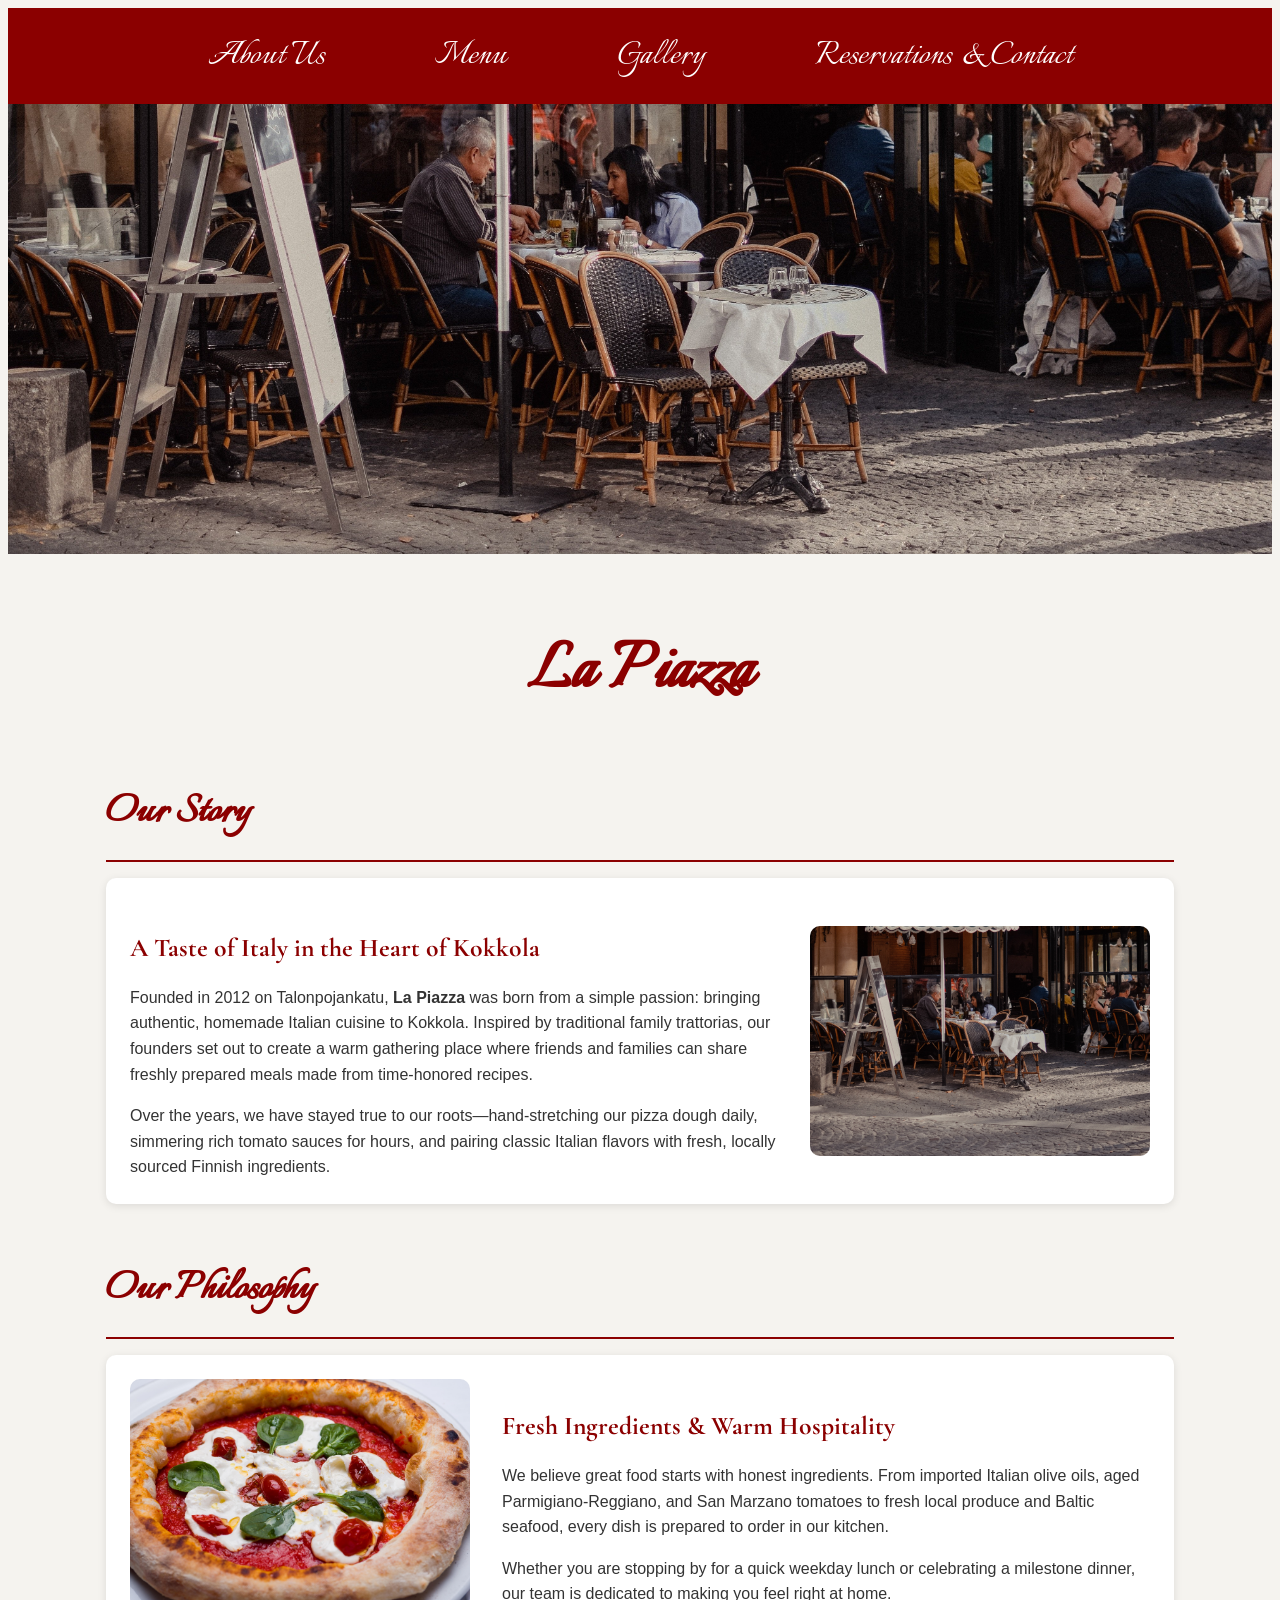
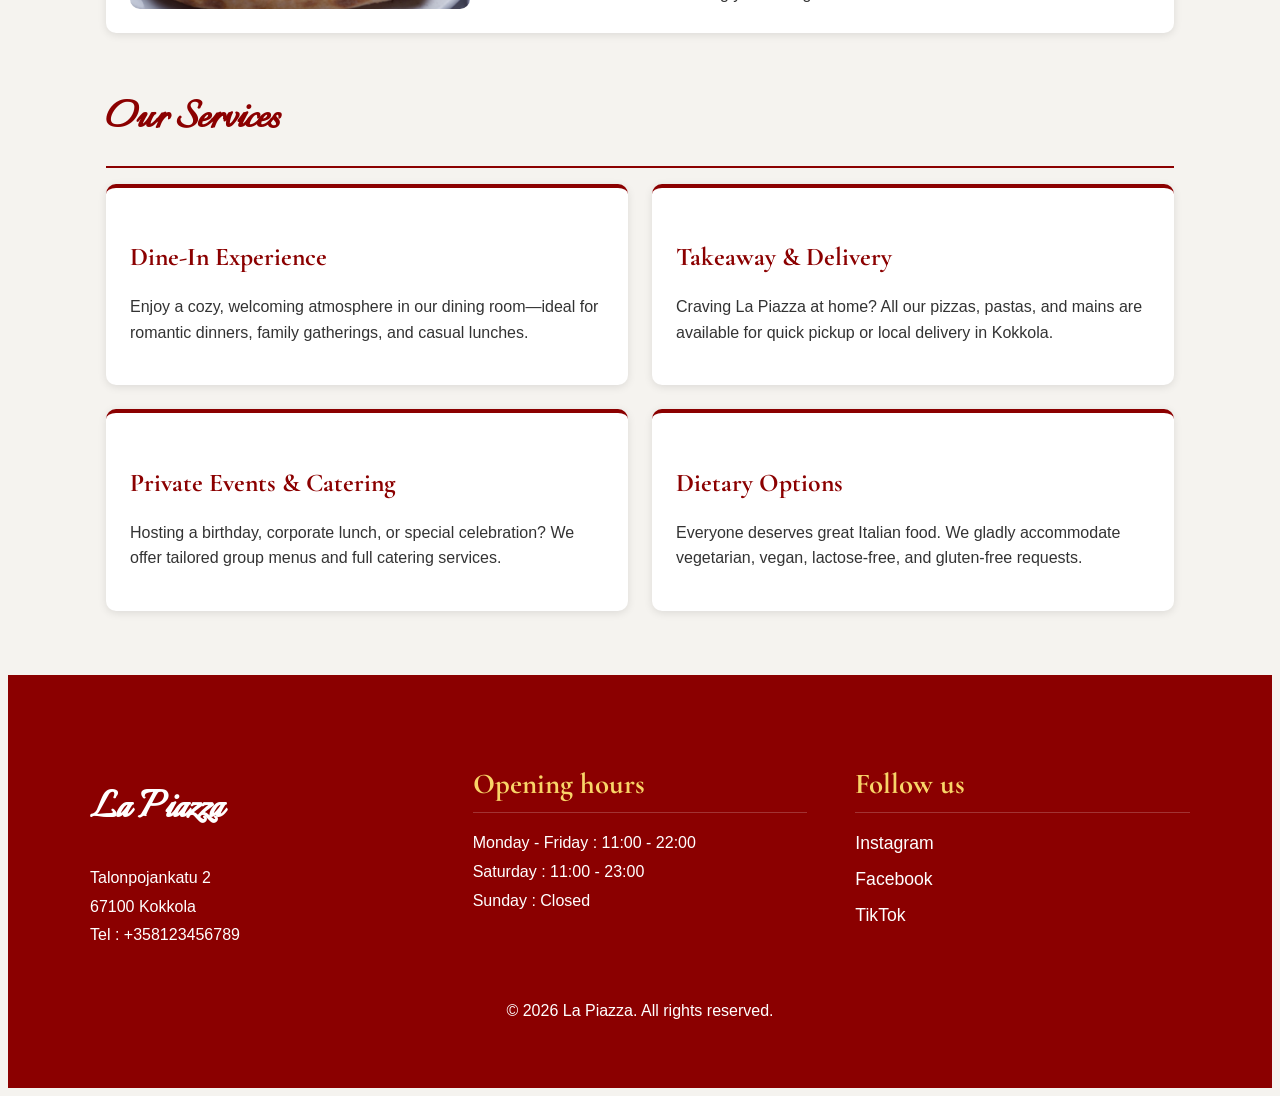
<file: index.html>
<!DOCTYPE html>
<html lang="en">

<head>
    <meta charset="UTF-8">
    <meta name="viewport" content="width=device-width, initial-scale=1.0">
    <title>La Piazza</title>
    <link rel="stylesheet" href="style.css">
</head>

<body>

    <header>

        <nav>
            <a href="index.html" class="btn">About Us</a>
            <a href="menu.html" class="btn">Menu</a>
            <a href="gallery.html" class="btn">Gallery</a>
            <a href="contact.html" class="btn">Reservations & Contact</a>
        </nav>

        <div class=" hero hero-about"></div>

    </header>

    <main>

        <h1>La Piazza</h1>

        <section class="about-section">
            <h2>Our Story</h2>
            <div class="about-card">
                <div class="about-text">
                    <h3>A Taste of Italy in the Heart of Kokkola</h3>
                    <p>
                        Founded in 2012 on Talonpojankatu, <strong>La Piazza</strong> was born from a simple passion: bringing authentic, homemade Italian cuisine to Kokkola. Inspired by traditional family trattorias, our founders set out to create a warm gathering place where friends and families can share freshly prepared meals made from time-honored recipes.
                    </p>
                    <p>
                        Over the years, we have stayed true to our roots—hand-stretching our pizza dough daily, simmering rich tomato sauces for hours, and pairing classic Italian flavors with fresh, locally sourced Finnish ingredients.
                    </p>
                </div>
                <img src="photos/Software Engineering/Home.jpg" alt="Inside La Piazza Restaurant">
            </div>
        </section>

        <section class="about-section">
            <h2>Our Philosophy</h2>
            <div class="about-card reverse">
                <div class="about-text">
                    <h3>Fresh Ingredients &amp; Warm Hospitality</h3>
                    <p>
                        We believe great food starts with honest ingredients. From imported Italian olive oils, aged Parmigiano-Reggiano, and San Marzano tomatoes to fresh local produce and Baltic seafood, every dish is prepared to order in our kitchen.
                    </p>
                    <p>
                        Whether you are stopping by for a quick weekday lunch or celebrating a milestone dinner, our team is dedicated to making you feel right at home.
                    </p>
                </div>
                <img src="photos/Software Engineering/PizzaMargherita.jpg" alt="Freshly baked Italian pizza">
            </div>
        </section>

        <section class="about-section">
            <h2>Our Services</h2>
            <div class="services-grid">
                <article class="service-card">
                    <h3>Dine-In Experience</h3>
                    <p>
                        Enjoy a cozy, welcoming atmosphere in our dining room—ideal for romantic dinners, family gatherings, and casual lunches.
                    </p>
                </article>

                <article class="service-card">
                    <h3>Takeaway &amp; Delivery</h3>
                    <p>
                        Craving La Piazza at home? All our pizzas, pastas, and mains are available for quick pickup or local delivery in Kokkola.
                    </p>
                </article>

                <article class="service-card">
                    <h3>Private Events &amp; Catering</h3>
                    <p>
                        Hosting a birthday, corporate lunch, or special celebration? We offer tailored group menus and full catering services.
                    </p>
                </article>

                <article class="service-card">
                    <h3>Dietary Options</h3>
                    <p>
                        Everyone deserves great Italian food. We gladly accommodate vegetarian, vegan, lactose-free, and gluten-free requests.
                    </p>
                </article>
            </div>
        </section>
    </main>


    <footer>
        <div class="footer-container">
            
            <div class="footer-section">
                <h3>La Piazza</h3>
                <p>
                    Talonpojankatu 2<br>
                    67100 Kokkola<br>
                    Tel : <a href="tel:+358123456789">+358123456789</a>
                </p>
            </div>

            <div class="footer-section">
                <h4>Opening hours</h4>
                <ul>
                    <li>Monday - Friday : 11:00 - 22:00</li>
                    <li>Saturday : 11:00 - 23:00</li>
                    <li>Sunday : Closed</li>
                </ul>
            </div>

            <div class="footer-section">
                <h4>Follow us</h4>
                <div class="social-links">
                    <a href="https://instagram.com" target="_blank" rel="noopener noreferrer">Instagram</a>
                    <a href="https://facebook.com" target="_blank" rel="noopener noreferrer">Facebook</a>
                    <a href="https://tiktok.com" target="_blank" rel="noopener noreferrer">TikTok</a>
                </div>
            </div>

        </div>

        <p class="copyright">© 2026 La Piazza. All rights reserved.</p>
    </footer>

</body>

</html>
</file>
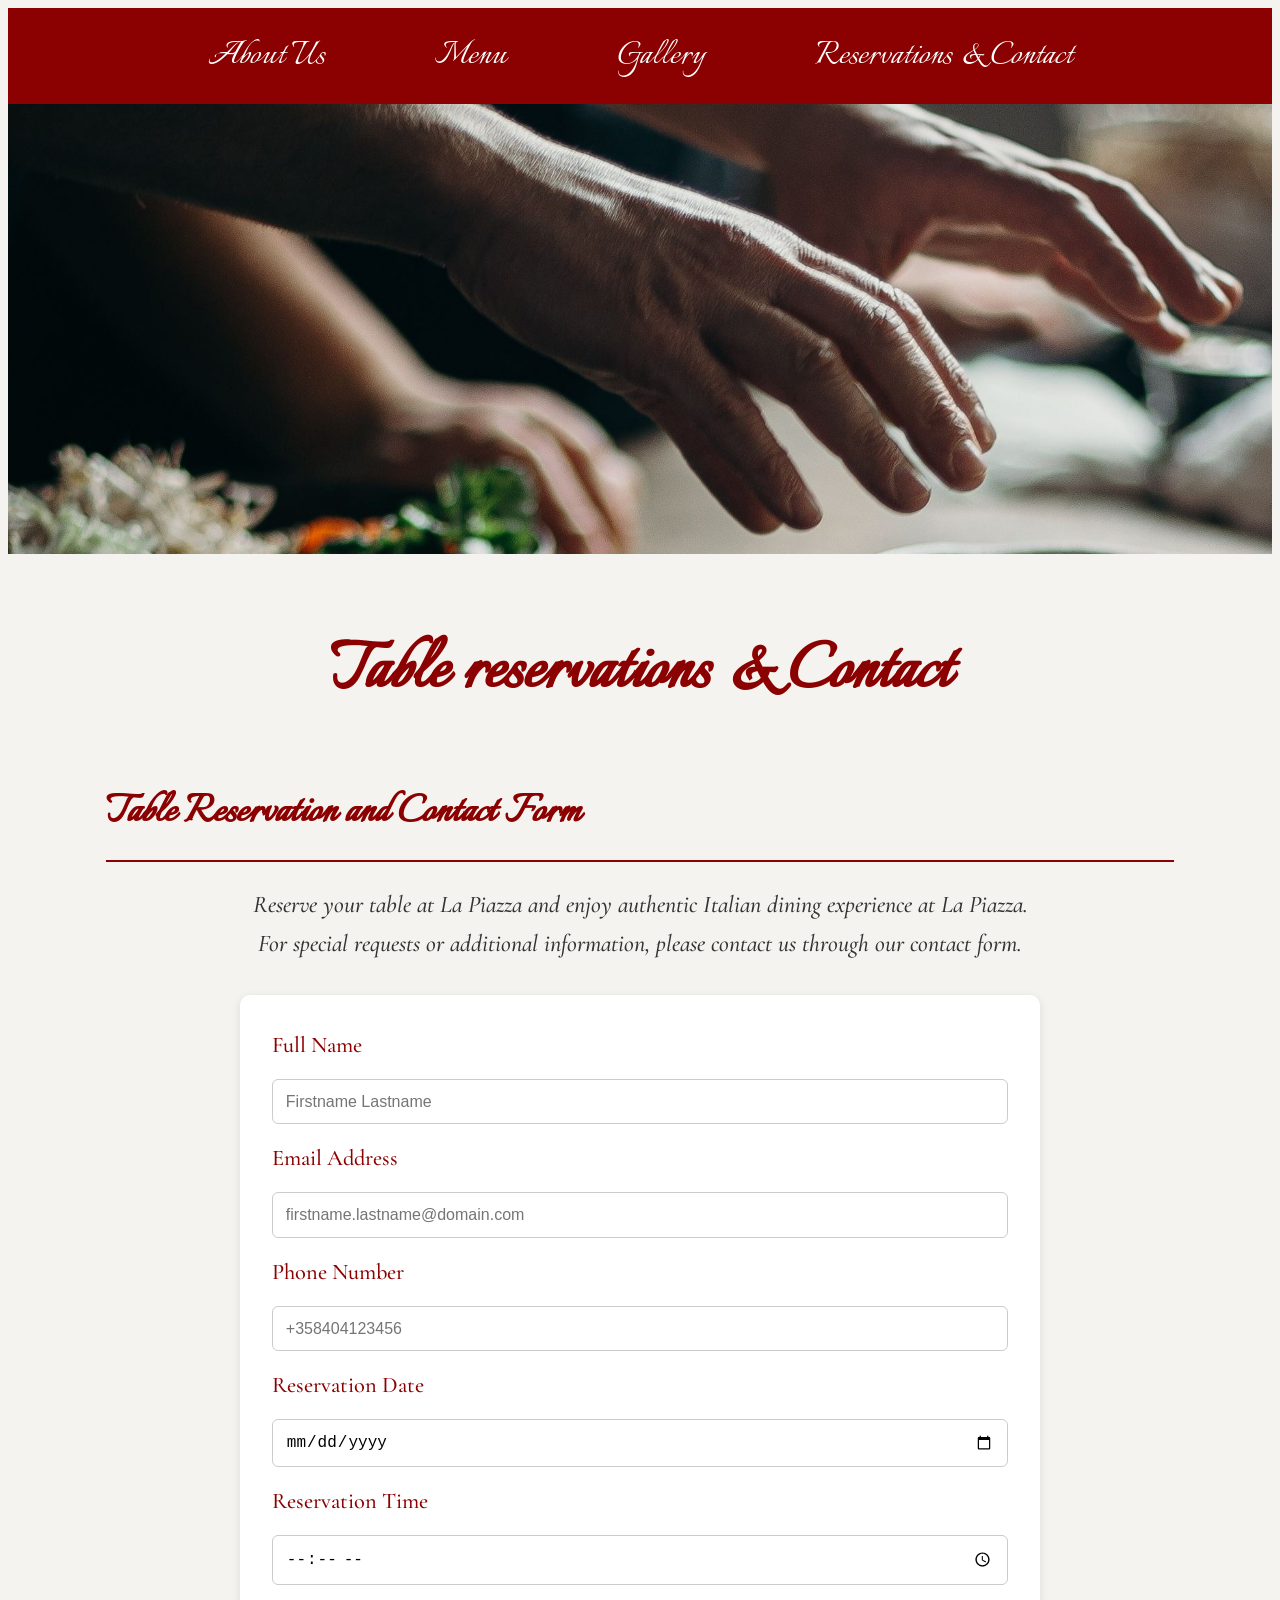
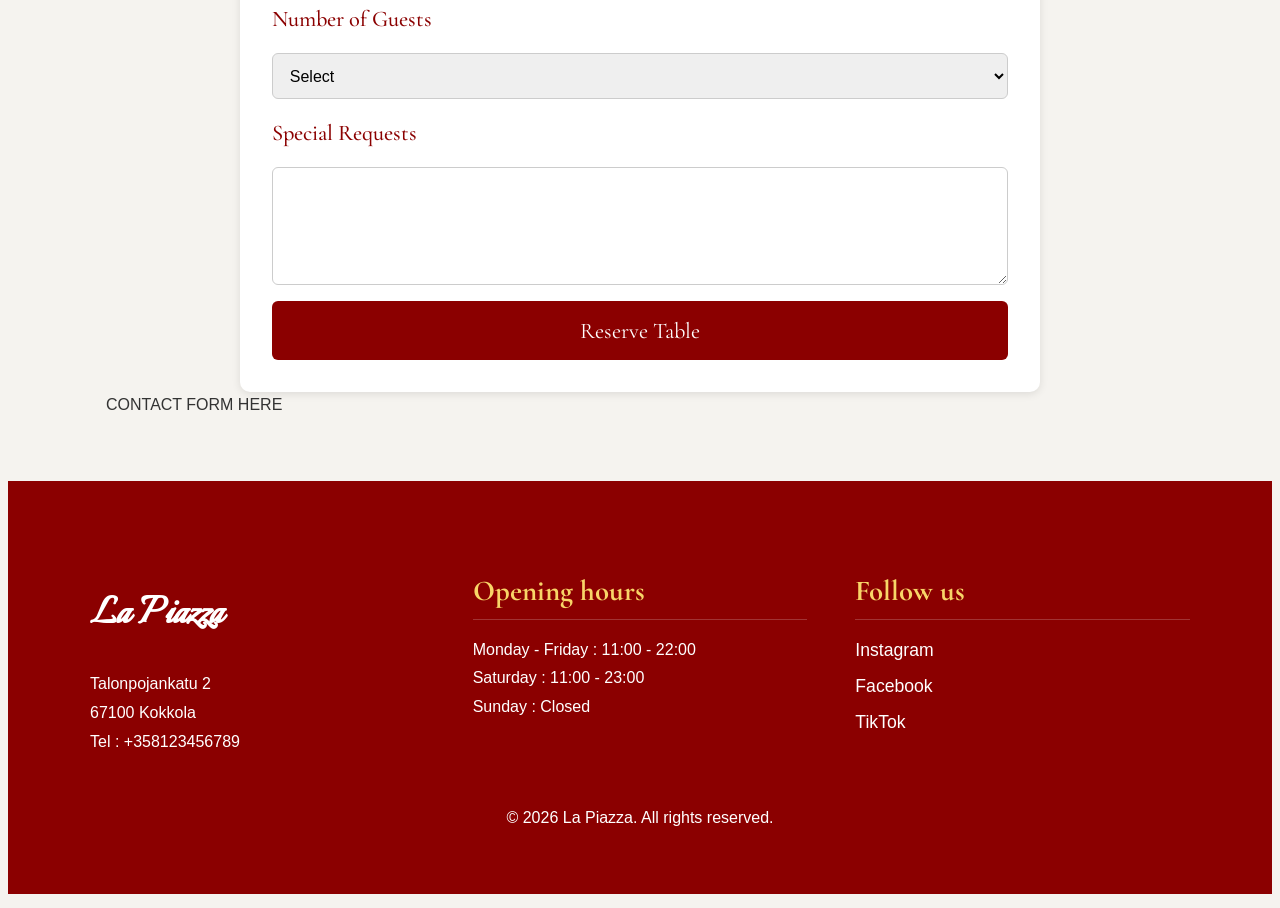
<file: contact.html>
<!DOCTYPE html>
<html lang="en">

<head>
    <meta charset="UTF-8">
    <meta name="viewport" content="width=device-width, initial-scale=1.0">
    <title> Reservations & Contact</title>
    <link rel="stylesheet" href="style.css">
</head>

<body>

    <header>

        <nav>
            <a href="index.html" class="btn">About Us</a>
            <a href="menu.html" class="btn">Menu</a>
            <a href="gallery.html" class="btn">Gallery</a>
            <a href="contact.html" class="btn"> Reservations & Contact</a>
        </nav>

        <div class=" hero hero-contact"></div>

    </header>

    <main>

        <h1>Table reservations & Contact</h1>

        <h2>Table Reservation and Contact Form</h2>

        <section class="reservation-intro">
            <p>
                Reserve your table at La Piazza and enjoy authentic Italian dining experience at La Piazza.
                For special requests or additional information, please contact us through our contact form.
            </p>
        </section>

        <section class="reservation-section">

            <form class="reservation-form">

                <label for="name">Full Name</label>
                <input type="text" id="name" placeholder="Firstname Lastname" required>

                <label for="email">Email Address</label>
                <input type="email" id="email" placeholder="firstname.lastname@domain.com">

                <label for="phone">Phone Number</label>
                <input type="tel" id="phone" placeholder="+358404123456">

                <label for="date">Reservation Date</label>
                <input type="date" id="date" required>

                <label for="time">Reservation Time</label>
                <input type="time" id="time" required>

                <label for="guests">Number of Guests</label>
                <select id="guests" required>
                    <option value="">Select</option>
                    <option>1</option>
                    <option>2</option>
                    <option>3</option>
                    <option>4</option>
                    <option>5</option>
                    <option>6+</option>
                </select>

                <label for="message">Special Requests</label>
                <textarea id="message" rows="5"></textarea>

                <button type="submit">
                    Reserve Table
                </button>

            </form>

        </section>

        CONTACT FORM HERE

    </main>

    <footer>
        <div class="footer-container">

            <div class="footer-section">
                <h3>La Piazza</h3>
                <p>
                    Talonpojankatu 2<br>
                    67100 Kokkola<br>
                    Tel : <a href="tel:+358123456789">+358123456789</a>
                </p>
            </div>

            <div class="footer-section">
                <h4>Opening hours</h4>
                <ul>
                    <li>Monday - Friday : 11:00 - 22:00</li>
                    <li>Saturday : 11:00 - 23:00</li>
                    <li>Sunday : Closed</li>
                </ul>
            </div>

            <div class="footer-section">
                <h4>Follow us</h4>
                <div class="social-links">
                    <a href="https://instagram.com" target="_blank" rel="noopener noreferrer">Instagram</a>
                    <a href="https://facebook.com" target="_blank" rel="noopener noreferrer">Facebook</a>
                    <a href="https://tiktok.com" target="_blank" rel="noopener noreferrer">TikTok</a>
                </div>
            </div>

        </div>

        <p class="copyright">© 2026 La Piazza. All rights reserved.</p>
    </footer>

</body>

</html>
</file>
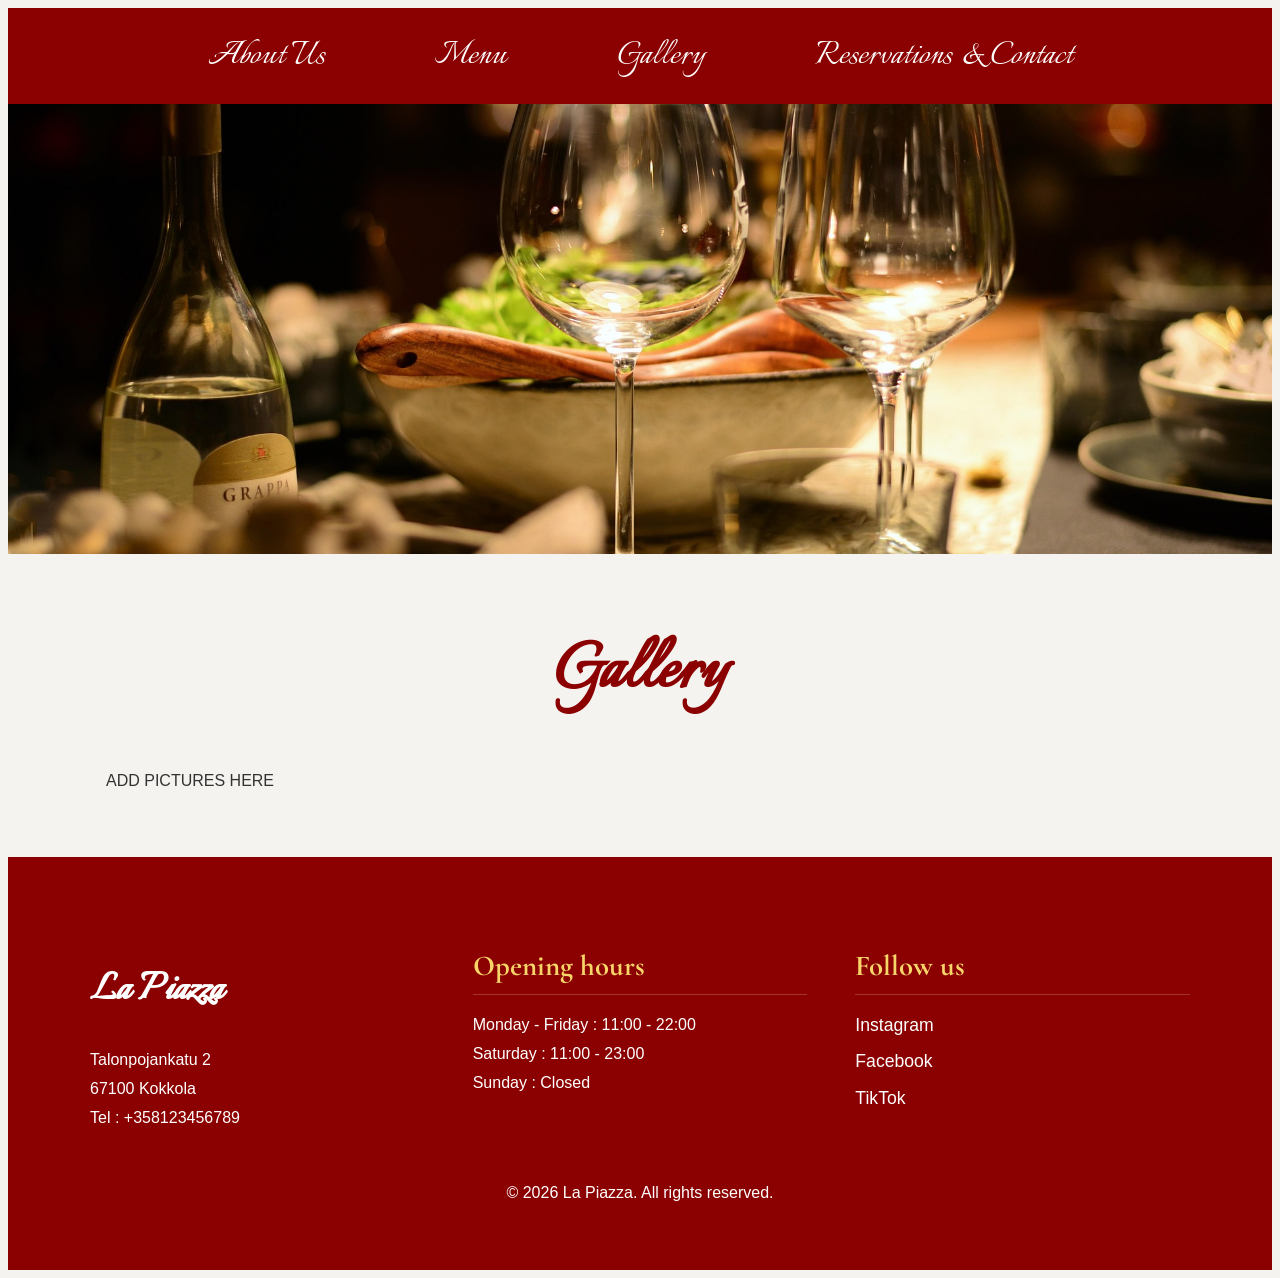
<file: gallery.html>
<!DOCTYPE html>
<html lang="en">

<head>
    <meta charset="UTF-8">
    <meta name="viewport" content="width=device-width, initial-scale=1.0">
    <title>La Piazza - Gallery</title>
    <link rel="stylesheet" href="style.css">
</head>

<body>

    <header>
        <nav>
            <a href="index.html" class="btn">About Us</a>
            <a href="menu.html" class="btn">Menu</a>
            <a href="gallery.html" class="btn">Gallery</a>
            <a href="contact.html" class="btn">Reservations & Contact</a>
        </nav>

        <div class="hero hero-gallery"></div>
    </header>

    <main>


        <h1>Gallery</h1>
        <p>ADD PICTURES HERE</p>


    </main>


    <footer>
        <div class="footer-container">
            <div class="footer-section">
                <h3>La Piazza</h3>
                <p>
                    Talonpojankatu 2<br>
                    67100 Kokkola<br>
                    Tel : <a href="tel:+358123456789">+358123456789</a>
                </p>
            </div>

            <div class="footer-section">
                <h4>Opening hours</h4>
                <ul>
                    <li>Monday - Friday : 11:00 - 22:00</li>
                    <li>Saturday : 11:00 - 23:00</li>
                    <li>Sunday : Closed</li>
                </ul>
            </div>

            <div class="footer-section">
                <h4>Follow us</h4>
                <div class="social-links">
                    <a href="https://instagram.com" target="_blank" rel="noopener noreferrer">Instagram</a>
                    <a href="https://facebook.com" target="_blank" rel="noopener noreferrer">Facebook</a>
                    <a href="https://tiktok.com" target="_blank" rel="noopener noreferrer">TikTok</a>
                </div>
            </div>
        </div>

        <p class="copyright">© 2026 La Piazza. All rights reserved.</p>
    </footer>

</body>

</html>
</file>
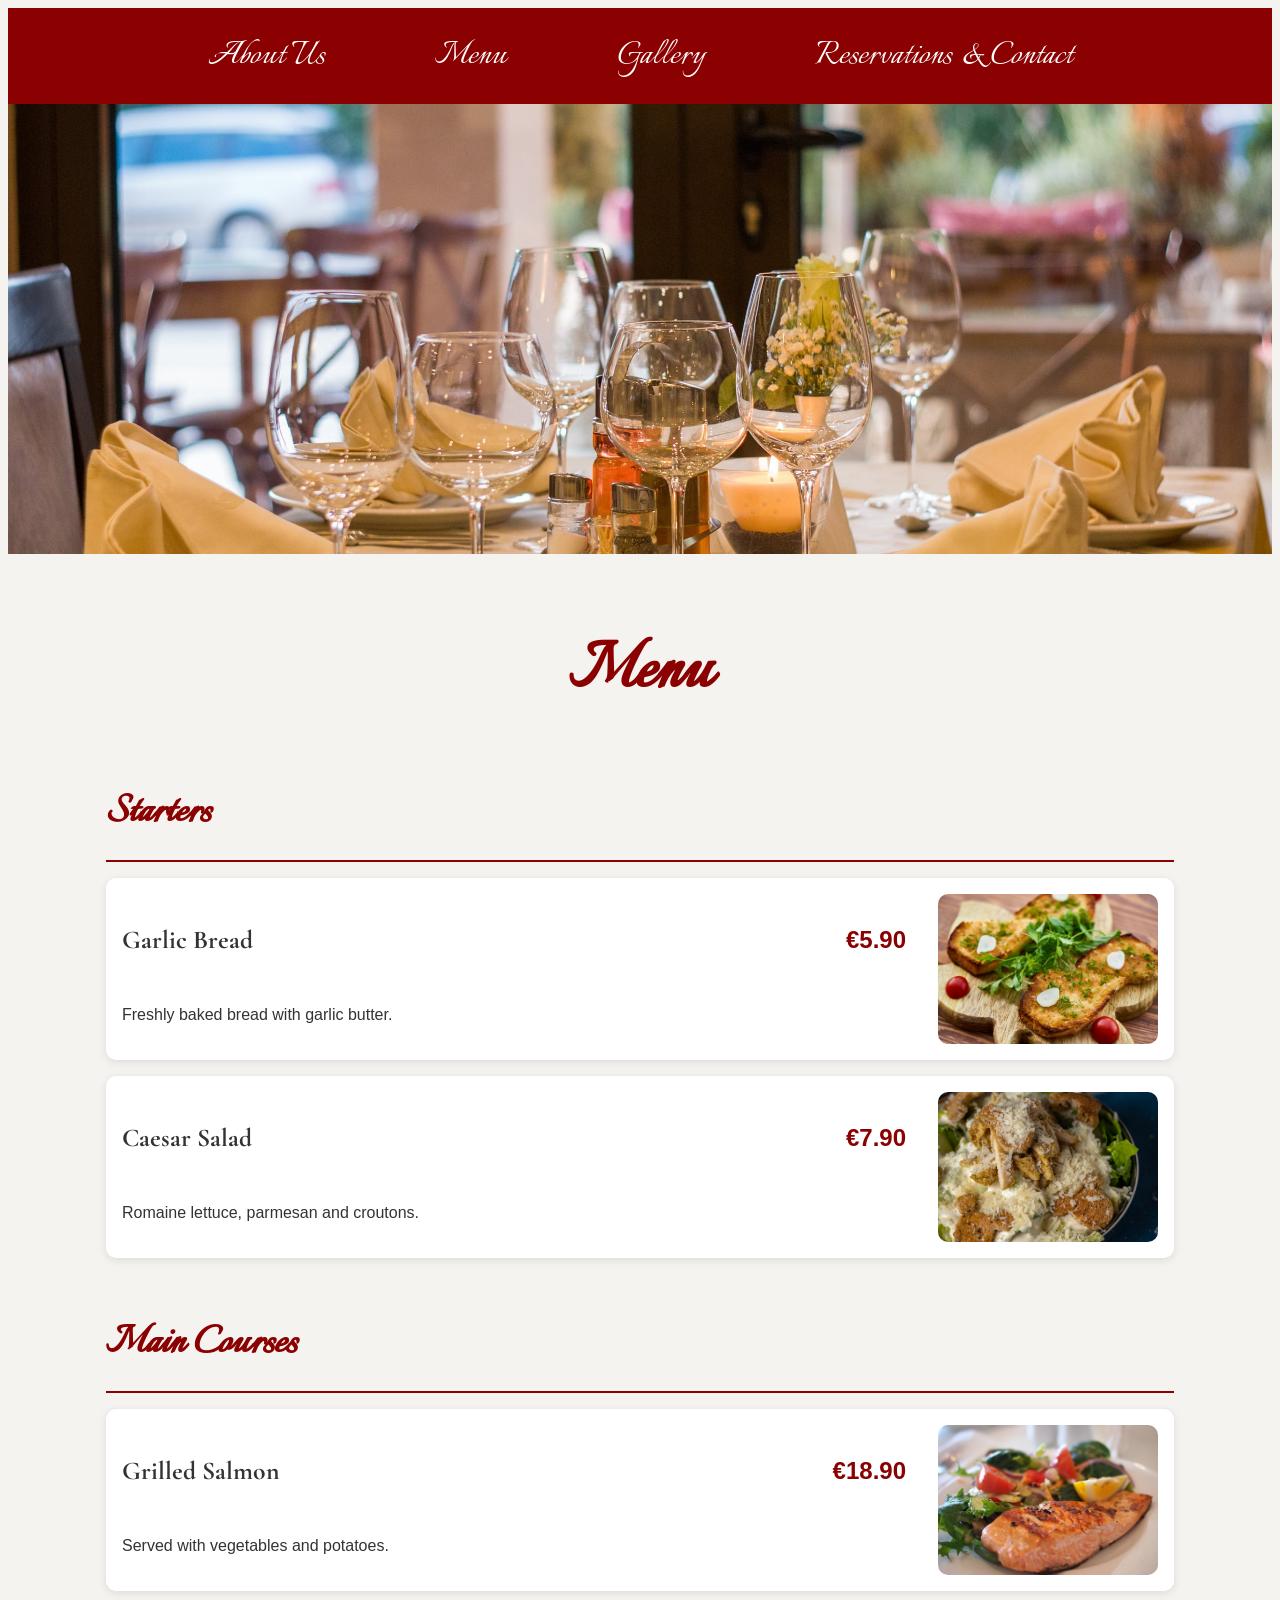
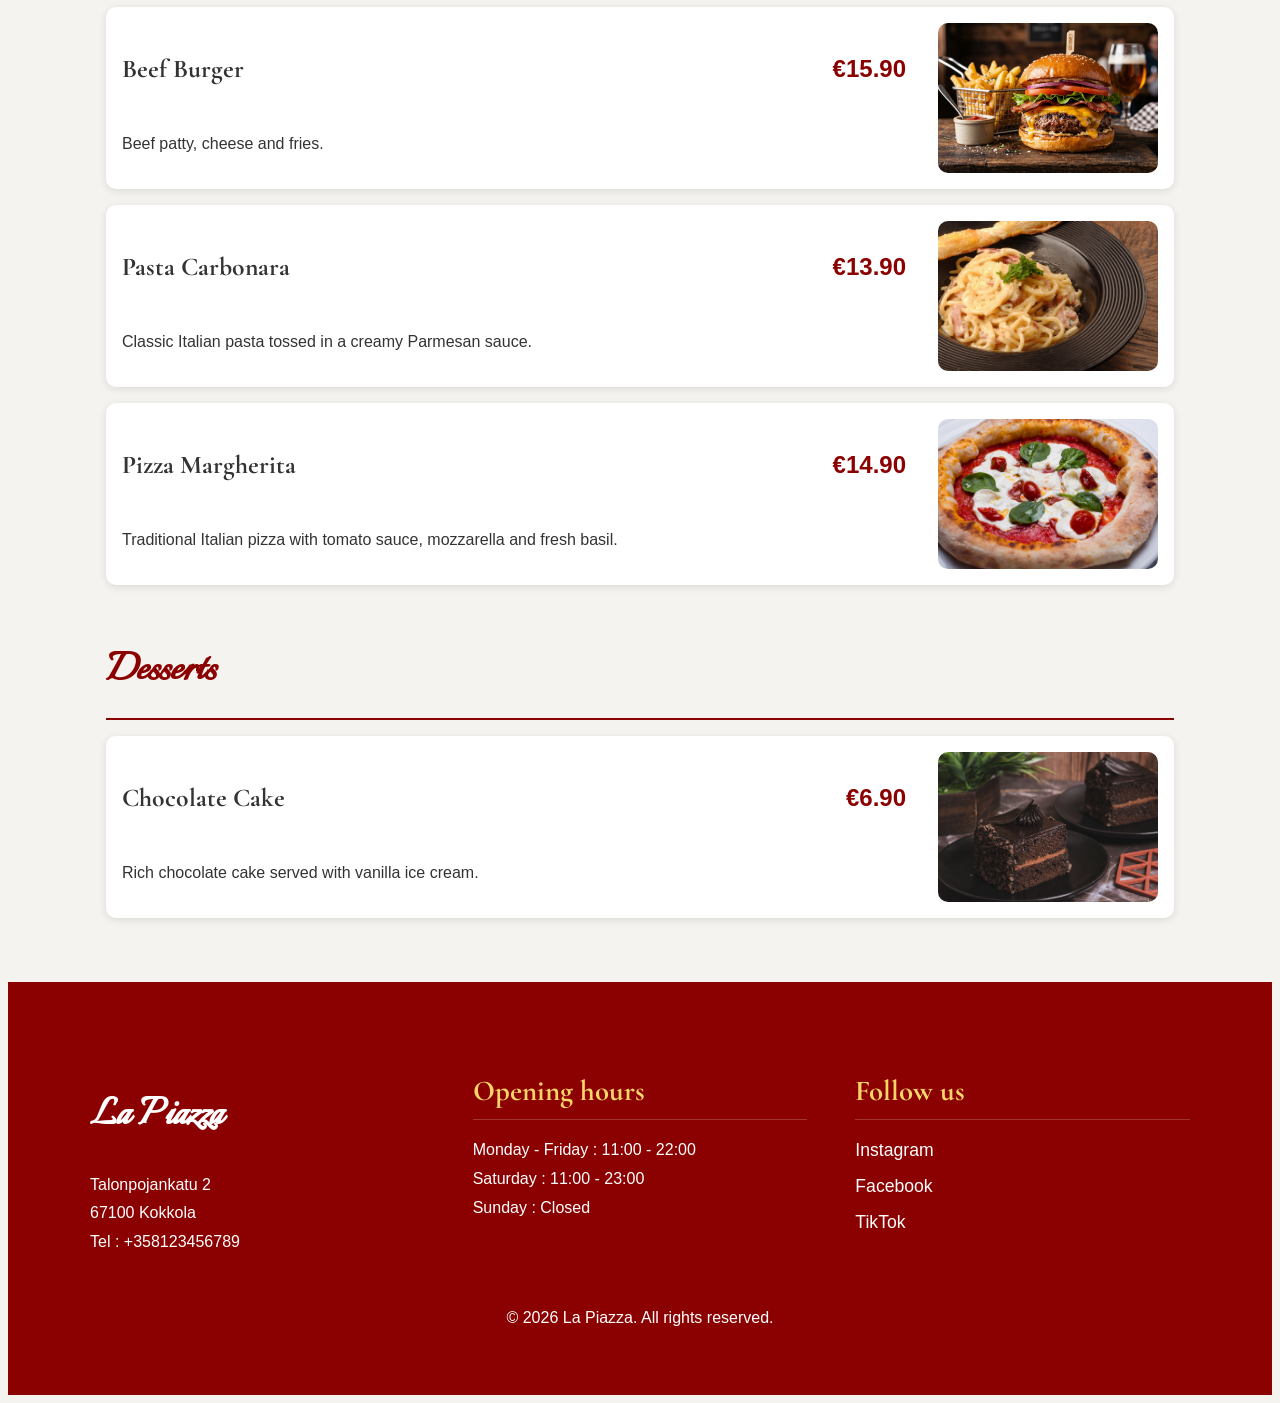
<file: menu.html>
<!DOCTYPE html>
<html lang="en">

<head>
    <meta charset="UTF-8">
    <meta name="viewport" content="width=device-width, initial-scale=1.0">
    <title>La Piazza - Menu</title>
    <link rel="stylesheet" href="style.css">
</head>

<body>

    <header>

        <nav>
            <a href="index.html" class="btn">About Us</a>
            <a href="menu.html" class="btn">Menu</a>
            <a href="gallery.html" class="btn">Gallery</a>
            <a href="contact.html" class="btn">Reservations & Contact</a>
        </nav>

        <div class="hero hero-menu"></div>

    </header>

    <main>

        <h1>Menu</h1>

        <section class="menu-category">

            <h2>Starters</h2>

            <article class="menu-item">

                <div class="menu-content">

                    <div class="menu-header">
                        <h3>Garlic Bread</h3>
                        <p class="price">€5.90</p>
                    </div>

                    <p class="description">
                        Freshly baked bread with garlic butter.
                    </p>

                </div>

                <img src="photos/Software Engineering/GarlicBread.jpg" alt="Garlic Bread">

            </article>

            <article class="menu-item">

                <div class="menu-content">

                    <div class="menu-header">
                        <h3>Caesar Salad</h3>
                        <p class="price">€7.90</p>
                    </div>

                    <p class="description">
                        Romaine lettuce, parmesan and croutons.
                    </p>

                </div>

                <img src="photos/Software Engineering/CaesarSalad.jpg" alt="Caesar Salad">

            </article>

        </section>

        <section class="menu-category">

            <h2>Main Courses</h2>

            <article class="menu-item">

                <div class="menu-content">

                    <div class="menu-header">
                        <h3>Grilled Salmon</h3>
                        <p class="price">€18.90</p>
                    </div>

                    <p class="description">
                        Served with vegetables and potatoes.
                    </p>

                </div>

                <img src="photos/Software Engineering/GrilledSalmon.jpg" alt="Grilled Salmon">

            </article>

            <article class="menu-item">

                <div class="menu-content">

                    <div class="menu-header">
                        <h3>Beef Burger</h3>
                        <p class="price">€15.90</p>
                    </div>

                    <p class="description">
                        Beef patty, cheese and fries.
                    </p>

                </div>

                <img src="photos/Software Engineering/BeefBurger.png" alt="Beef Burger">

            </article>

            <article class="menu-item">

                <div class="menu-content">

                    <div class="menu-header">
                        <h3>Pasta Carbonara</h3>
                        <p class="price">€13.90</p>
                    </div>

                    <p class="description">
                        Classic Italian pasta tossed in a creamy Parmesan sauce.
                    </p>

                </div>

                <img src="photos/Software Engineering/PastaCarbonara.jpg" alt="Pasta Carbonara">

            </article>

            <article class="menu-item">

                <div class="menu-content">

                    <div class="menu-header">
                        <h3>Pizza Margherita</h3>
                        <p class="price">€14.90</p>
                    </div>

                    <p class="description">
                        Traditional Italian pizza with tomato sauce, mozzarella and fresh basil.
                    </p>

                </div>

                <img src="photos/Software Engineering/PizzaMargherita.jpg" alt="Pizza Margherita">

            </article>

        </section>

        <section class="menu-category">

            <h2>Desserts</h2>

            <article class="menu-item">

                <div class="menu-content">

                    <div class="menu-header">
                        <h3>Chocolate Cake</h3>
                        <p class="price">€6.90</p>
                    </div>

                    <p class="description">
                        Rich chocolate cake served with vanilla ice cream.
                    </p>

                </div>

                <img src="photos/Software Engineering/ChocolateCake.jpg" alt="Chocolate Cake">

            </article>

        </section>

    </main>

    <footer>
        <div class="footer-container">

            <div class="footer-section">
                <h3>La Piazza</h3>
                <p>
                    Talonpojankatu 2<br>
                    67100 Kokkola<br>
                    Tel : <a href="tel:+358123456789">+358123456789</a>
                </p>
            </div>

            <div class="footer-section">
                <h4>Opening hours</h4>
                <ul>
                    <li>Monday - Friday : 11:00 - 22:00</li>
                    <li>Saturday : 11:00 - 23:00</li>
                    <li>Sunday : Closed</li>
                </ul>
            </div>

            <div class="footer-section">
                <h4>Follow us</h4>
                <div class="social-links">
                    <a href="https://instagram.com" target="_blank" rel="noopener noreferrer">Instagram</a>
                    <a href="https://facebook.com" target="_blank" rel="noopener noreferrer">Facebook</a>
                    <a href="https://tiktok.com" target="_blank" rel="noopener noreferrer">TikTok</a>
                </div>
            </div>

        </div>

        <p class="copyright">© 2026 La Piazza. All rights reserved.</p>
    </footer>

</body>

</html>
</file>
<file: style.css>
@import url('https://fonts.googleapis.com/css2?family=Italianno&display=swap');
@import url('https://fonts.googleapis.com/css2?family=Cormorant+Garamond:wght@400;500&display=swap');

* {
    box-sizing: border-box;
}

body {
    font-family: Arial, sans-serif;
    background-color: #f5f3ef;
    color: #333;
    line-height: 1.6;
}

/* NAVIGATION */

nav {
    position: sticky;
    top: 0;
    display: flex;
    justify-content: center;
    gap: 110px;
    align-items: center;
    background-color: #8b0000;
    padding: 1rem;
}

nav a {
    text-decoration: none;
    color: white;
    font-family: "Italianno", cursive;
    font-size: 2.5rem;
}

nav a:hover {
    color: #f8d568;
}

/* HERO BANNER */

.hero {
    height: 450px;
    background-size: cover;
    background-position: center;
}

 .hero-menu {
    background-image: url(photos/Software\ Engineering/Menu.jpg);
 }

 .hero-contact {
    background-image: url(photos/Software\ Engineering/Contact.jpg);
 }

 .hero-about {
    background-image: url(photos/Software\ Engineering/Home.jpg);
}

.hero-gallery {
    background-image: url(photos/Software\ Engineering/Gallery.jpg);
}


/* MAIN CONTENT */

main {
    max-width: 1100px;
    margin: 2rem auto;
    padding: 0 1rem;
}

h1 {
    font-family: "Italianno", cursive;
    text-align: center;
    font-size: 5rem;
    color: #8b0000;
    margin-bottom: 2rem;
}

h2 {
    font-family: "Italianno", cursive;
    font-size: 3rem;
    color: #8b0000;
    margin-bottom: 1rem;
    border-bottom: 2px solid #8b0000;
    padding-bottom: 0.5rem;
}

h3 {
    font-family: "Cormorant Garamond", serif;
    font-size: 1.6rem;
}

/* MENU */

.menu-category {
    margin-bottom: 3rem;
}

.menu-content {
    flex: 1;
}

.menu-header {
    display: flex;
    justify-content: space-between;
    align-items: center;
    margin-bottom: .5rem;
}

.menu-item {
    display: flex;
    justify-content: space-between;
    align-items: center;
    gap: 2rem;
    background-color: white;
    padding: 1rem;
    border-radius: 10px;
    margin-bottom: 1rem;
    box-shadow: 0 2px 8px rgba(0, 0, 0, 0.1);
}

.menu-item:hover {
    transform: translateY(-2px);
    transition: 0.2s;
}

.price {
    color: #8b0000;
    font-weight: bold;
    font-size: 1.5rem;
    margin-left: 2.2rem;
}

.menu-item img {
    width: 220px;
    height: 150px;
    object-fit: cover;
    border-radius: 10px;
}

/* FOOTER */

footer {
    background-color: #8b0000;
    color: white;
    text-align: center;
    padding: 3rem 1rem;
    margin-top: 4rem;
}

footer h3 {
    font-family: "Italianno", cursive;
    font-size: 3rem;
    margin-bottom: 1rem;
}

.footer-container {
    display: flex;
    justify-content: space-around;
    flex-wrap: wrap;
    gap: 3rem;
    max-width: 1100px;
    margin: 0 auto 2rem;
    text-align: left;
}

.footer-section {
    flex: 1;
    min-width: 250px;
}

.footer-section h4 {
    font-family: "Cormorant Garamond", serif;
    font-size: 1.8rem;
    color: #f8d568; /* Rappel de la couleur de survol du menu */
    margin-bottom: 1rem;
    border-bottom: 1px solid rgba(255, 255, 255, 0.2);
    padding-bottom: 0.3rem;
}

.footer-section p {
    font-style: normal;
    font-family: Arial, sans-serif;
    line-height: 1.8;
}

.footer-section p a {
    color: white;
    text-decoration: none;
}

.footer-section p a:hover {
    color: #f8d568;
    text-decoration: underline;
}

.footer-section ul {
    list-style: none;
    padding: 0;
    line-height: 1.8;
}

.social-links {
    display: flex;
    flex-direction: column;
    gap: 0.5rem;
}

.social-links a {
    color: white;
    text-decoration: none;
    font-size: 1.1rem;
    transition: color 0.2s;
}

.social-links a:hover {
    color: #f8d568;
    padding-left: 5px;
}

/* ABOUT US*/

.about-section {
    margin-bottom: 3rem;
}

.about-card {
    display: flex;
    justify-content: space-between;
    align-items: center;
    gap: 2rem;
    background-color: white;
    padding: 1.5rem;
    border-radius: 10px;
    box-shadow: 0 2px 8px rgba(0, 0, 0, 0.1);
}

.about-card.reverse {
    flex-direction: row-reverse;
}

.about-text {
    flex: 1;
}

.about-text h3 {
    color: #8b0000;
    margin-bottom: 0.75rem;
}

.about-text p {
    margin-bottom: 1rem;
}

.about-text p:last-child {
    margin-bottom: 0;
}

.about-card img {
    width: 340px;
    height: 230px;
    object-fit: cover;
    border-radius: 10px;
}

.services-grid {
    display: grid;
    grid-template-columns: repeat(2, 1fr);
    gap: 1.5rem;
}

.service-card {
    background-color: white;
    padding: 1.5rem;
    border-radius: 10px;
    border-top: 4px solid #8b0000;
    box-shadow: 0 2px 8px rgba(0, 0, 0, 0.1);
    transition: transform 0.2s;
}

.service-card:hover {
    transform: translateY(-2px);
}

.service-card h3 {
    color: #8b0000;
    margin-bottom: 0.5rem;
}

/* RESERVATION */

.reservation-intro {
    max-width: 800px;
    margin: 0 auto 2rem auto;
    text-align: center;
}

.reservation-intro p {
    font-family: "Cormorant Garamond", serif;
    font-size: 1.5rem;
    font-weight: 500;
    font-style: italic;
}

.reservation-section {
    max-width: 800px;
    margin: auto;
}

.reservation-form {
display: flex;
flex-direction: column;
gap: 1rem;
background-color: white;
padding: 2rem;
border-radius: 10px;
box-shadow: 0 2px 8px rgba(0,0,0,.1);
}

.reservation-form label {
    font-family: "Cormorant Garamond", serif;
    font-size: 1.4rem;
    color: #8b0000;
    font-weight: 500;
}

.reservation-form input,
.reservation-form select,
.reservation-form textarea {
    padding: .8rem;
    border: 1px solid #ccc;
    border-radius: 6px;
    font-size: 1rem;
}

.reservation-form button {
    background-color: #8b0000;
    color: white;
    border: none;
    padding: 1rem;
    border-radius: 6px;
    cursor: pointer;
    font-family: "Cormorant Garamond", serif;
    font-size: 1.4rem;
}

.reservation-form button:hover {
    background-color: #6d0000;
}

/* MOBILE */

@media (max-width: 768px) {

    nav {
        flex-wrap: wrap;
        gap: 1rem;
    }

    .hero {
        height: 250px;
    }

    h1 {
        font-size: 2.2rem;
    }

    .menu-item {
        flex-direction: column;
    }

    .menu-item img {
        width: 100%;
        height: 220px;
    }

      .about-card,
    .about-card.reverse {
        flex-direction: column;
    }

    .about-card img {
        width: 100%;
        height: 220px;
    }

    .services-grid {
        grid-template-columns: 1fr;
    }
}
</file>
